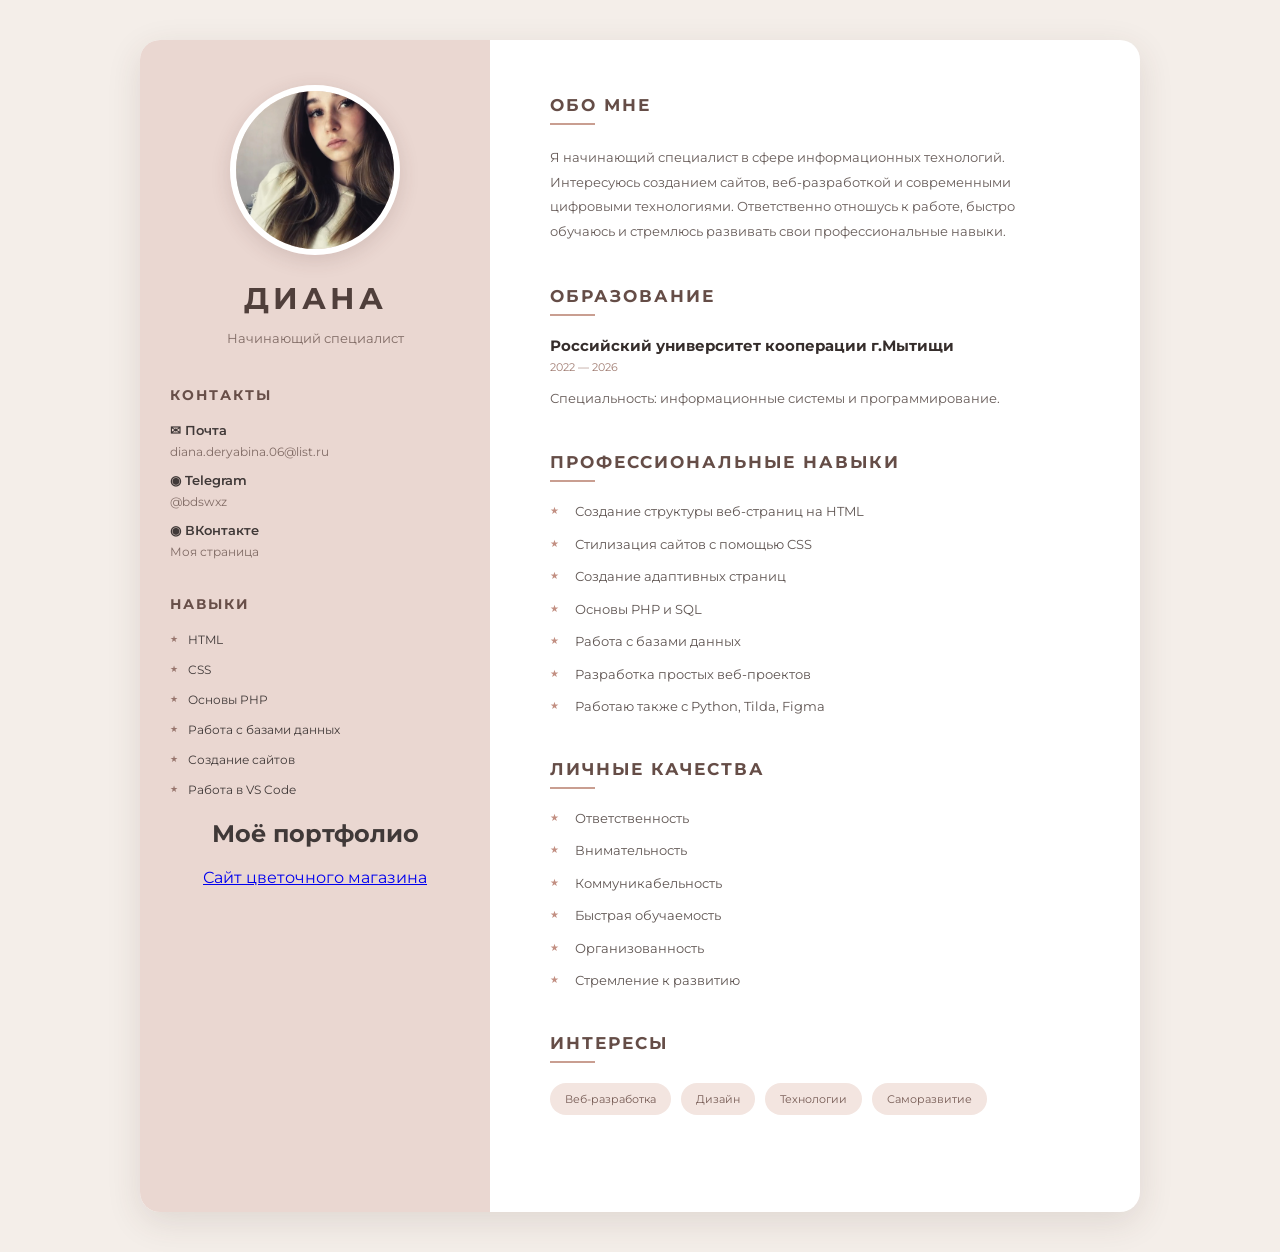
<file: index.html>
<!DOCTYPE html>
<html lang="ru">
<head>
    <meta charset="UTF-8">
    <meta name="viewport" content="width=device-width, initial-scale=1.0">
    <title>Моё резюме</title>
    <link rel="stylesheet" href="style.css">
    <link rel="preconnect" href="https://fonts.googleapis.com">
    <link rel="preconnect" href="https://fonts.gstatic.com" crossorigin>
    <link href="https://fonts.googleapis.com/css2?family=Montserrat:wght@400;500;600;700&display=swap" rel="stylesheet">
</head>
<body>
    <div class="resume">
        <!-- ЛЕВАЯ ЧАСТЬ -->
        <aside class="sidebar">
            <div class="photo">
                <img src="photo1.jpg" alt="Моя фотография">
            </div>
            <h1>ДИАНА</h1>
            <p class="profession">Начинающий специалист</p>
            <div class="side-section">
                <h2>КОНТАКТЫ</h2>
                <p>✉ Почта</p>
                <a href="mailto:diana.deryabina.06@list.ru">
                    diana.deryabina.06@list.ru
                </a>
                <p>◉ Telegram</p>
                <a href="https://t.me/bdswxz" target="_blank">
                    @bdswxz
                </a>
                <p>◉ ВКонтакте</p>
                <a href="https://vk.ru/deryabina_diana" target="_blank">
                    Моя страница
                </a>
            </div>
            <div class="side-section">
                <h2>НАВЫКИ</h2>
                <ul class="stars">
                    <li>HTML</li>
                    <li>CSS</li>
                    <li>Основы PHP</li>
                    <li>Работа с базами данных</li>
                    <li>Создание сайтов</li>
                    <li>Работа в VS Code</li>
                </ul>
            </div>
            <h2>Моё портфолио</h2>
            <a href="https://dianchks.github.io/fwrld/" target="_blank">Сайт цветочного магазина</a>
        </aside>
        <!-- ПРАВАЯ ЧАСТЬ -->
        <main class="content">
            <section>
                <h2 class="title">ОБО МНЕ</h2>
                <p>
                    Я начинающий специалист в сфере информационных технологий.
                    Интересуюсь созданием сайтов, веб-разработкой и современными
                    цифровыми технологиями. Ответственно отношусь к работе,
                    быстро обучаюсь и стремлюсь развивать свои профессиональные навыки.
                </p>
            </section>
            <section>
                <h2 class="title">ОБРАЗОВАНИЕ</h2>
                <div class="item">
                    <h3>Российский университет кооперации г.Мытищи</h3>
                    <span>2022 — 2026</span>
                    <p>
                        Специальность: информационные системы и программирование.
                    </p>
                </div>
            </section>
            <section>
                <h2 class="title">ПРОФЕССИОНАЛЬНЫЕ НАВЫКИ</h2>
                <ul class="content-stars">
                    <li>Создание структуры веб-страниц на HTML</li>
                    <li>Стилизация сайтов с помощью CSS</li>
                    <li>Создание адаптивных страниц</li>
                    <li>Основы PHP и SQL</li>
                    <li>Работа с базами данных</li>
                    <li>Разработка простых веб-проектов</li>
                    <li>Работаю также с Python, Tilda, Figma</li>
                </ul>
            </section>
            <section>
                <h2 class="title">ЛИЧНЫЕ КАЧЕСТВА</h2>
                <ul class="content-stars">
                    <li>Ответственность</li>
                    <li>Внимательность</li>
                    <li>Коммуникабельность</li>
                    <li>Быстрая обучаемость</li>
                    <li>Организованность</li>
                    <li>Стремление к развитию</li>
                </ul>
            </section>
            <section>
                <h2 class="title">ИНТЕРЕСЫ</h2>
                <div class="interests">
                    <span>Веб-разработка</span>
                    <span>Дизайн</span>
                    <span>Технологии</span>
                    <span>Саморазвитие</span>
                </div>
            </section>
        </main>
    </div>
</body>
</html>
</file>
<file: style.css>
* {
    box-sizing: border-box;
}
body {
    margin: 0;
    padding: 40px 20px;
    font-family: 'Montserrat', sans-serif;
    background: #f4eee9;
    color: #403938;
}
/* ОСНОВНОЙ КОНТЕЙНЕР */
.resume {
    display: flex;
    max-width: 1000px;
    min-height: 1100px;
    margin: 0 auto;
    background: white;
    border-radius: 20px;
    overflow: hidden;
    box-shadow: 0 10px 35px rgba(70, 50, 45, 0.12);
}
/* ЛЕВАЯ КОЛОНКА */
.sidebar {
    width: 35%;
    padding: 45px 30px;
    background: #ead7d1;
    text-align: center;
}
/* ФОТО */
.photo {
    width: 170px;
    height: 170px;
    margin: 0 auto 25px;
    border-radius: 50%;
    overflow: hidden;
    border: 6px solid white;
    box-shadow: 0 5px 20px rgba(80, 50, 45, 0.15);
}
.photo img {
    width: 100%;
    height: 100%;
    object-fit: cover;
    object-position: 90% center;
}
/* ИМЯ */
.sidebar h1 {
    margin: 10px 0 5px;
    font-size: 30px;
    letter-spacing: 4px;
    color: #503f3b;
}
.profession {
    margin-bottom: 40px;
    font-size: 13px;
    color: #806b65;
}
/* ЗАГОЛОВКИ ЛЕВОЙ ЧАСТИ */
.side-section {
    margin-top: 35px;
    text-align: left;
}
.side-section h2 {
    margin-bottom: 18px;
    font-size: 14px;
    letter-spacing: 2px;
    color: #684f49;
}
.side-section p {
    margin: 12px 0 3px;
    font-size: 13px;
    font-weight: 600;
}
.side-section a {
    color: #806b65;
    font-size: 12px;
    text-decoration: none;
    word-break: break-word;
}
.side-section a:hover {
    text-decoration: underline;
}

.portfolio-link,
.portfolio-link:visited,
.portfolio-link:active,
.portfolio-link:hover {
    color: inherit;
    text-decoration: none;
}

/* ЗВЁЗДОЧКИ В ЛЕВОЙ КОЛОНКЕ */
.stars {
    list-style: none;
    padding: 0;
    margin: 0;
}
.stars li {
    position: relative;
    padding-left: 18px;
    margin-bottom: 12px;
    font-size: 12px;
    line-height: 1.5;
}
.stars li::before {
    content: "★";
    position: absolute;
    left: 0;
    top: 1px;
    font-size: 9px;
    color: #98756d;
}
/* ПРАВАЯ ЧАСТЬ */
.content {
    width: 65%;
    padding: 55px 60px;
}
/* БЛОКИ */
.content section {
    margin-bottom: 42px;
}
/* ЗАГОЛОВОК */
.title {
    position: relative;
    margin: 0 0 20px;
    padding-bottom: 10px;
    font-size: 17px;
    letter-spacing: 2px;
    color: #654d47;
}
.title::after {
    content: "";
    position: absolute;
    left: 0;
    bottom: 0;
    width: 45px;
    height: 2px;
    background: #c99e91;
}
/* ТЕКСТ */
.content p {
    max-width: 650px;
    margin: 0;
    font-size: 13px;
    line-height: 1.9;
    color: #665b58;
}
/* ОБРАЗОВАНИЕ */
.item h3 {
    margin: 0 0 5px;
    font-size: 15px;
    color: #352d2b;
}
.item span {
    display: block;
    margin-bottom: 12px;
    font-size: 11px;
    color: #a17d73;
}
/* ЗВЁЗДОЧКИ В ОСНОВНОЙ ЧАСТИ */
.content-stars {
    list-style: none;
    padding: 0;
    margin: 0;
}
.content-stars li {
    position: relative;
    padding-left: 25px;
    margin-bottom: 13px;
    font-size: 13px;
    line-height: 1.5;
    color: #5f5552;
}
.content-stars li::before {
    content: "★";
    position: absolute;
    left: 0;
    top: 1px;
    font-size: 10px;
    color: #c28f82;
}
/* ИНТЕРЕСЫ */
.interests {
    display: flex;
    flex-wrap: wrap;
    gap: 10px;
}
.interests span {
    padding: 9px 15px;
    border-radius: 20px;
    background: #f3e5e0;
    color: #765b54;
    font-size: 11px;
}

@media (max-width: 700px) {
     body {
        padding: 15px;
    }

    .resume {
        display: block;
        width: 100%;
        min-height: auto;
    }

    .sidebar {
        width: 100%;
        padding: 30px 20px;
    }

    .content {
        width: 100%;
        padding: 35px 25px;
    }

    .photo {
        width: 140px;
        height: 140px;
    }

    .sidebar h1 {
        font-size: 24px;
        letter-spacing: 2px;
    }

    .content p {
        max-width: 100%;
        font-size: 13px;
    }

    .interests {
        gap: 8px;
    }
}
</file>
